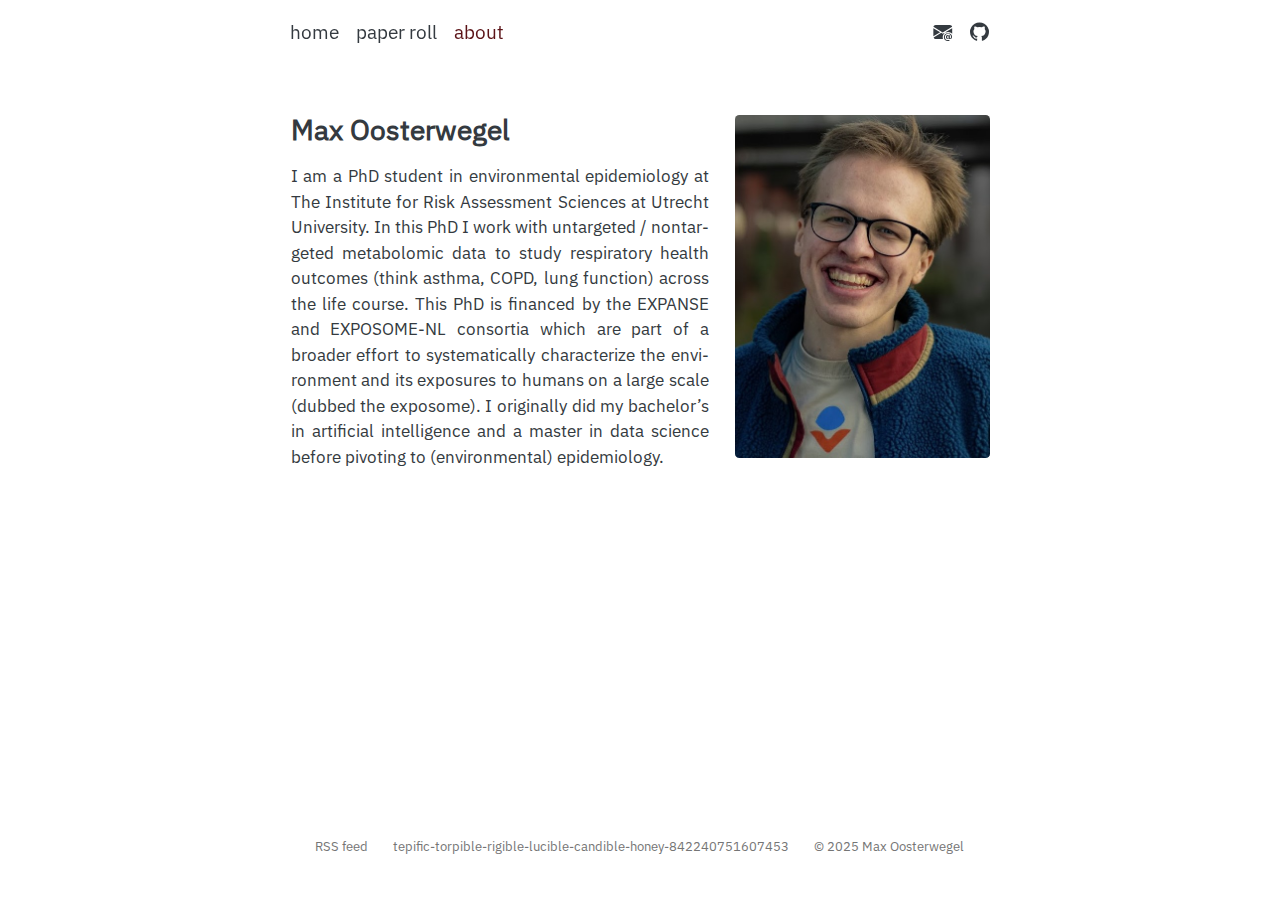
<file: docs/about.html>
<!DOCTYPE html>
<html xmlns="http://www.w3.org/1999/xhtml" lang="en" xml:lang="en"><head>

<meta charset="utf-8">
<meta name="generator" content="quarto-1.7.27">

<meta name="viewport" content="width=device-width, initial-scale=1.0, user-scalable=yes">


<title>Max Oosterwegel – Max Oosterwegel – blog ( ._.)</title>
<style>
code{white-space: pre-wrap;}
span.smallcaps{font-variant: small-caps;}
div.columns{display: flex; gap: min(4vw, 1.5em);}
div.column{flex: auto; overflow-x: auto;}
div.hanging-indent{margin-left: 1.5em; text-indent: -1.5em;}
ul.task-list{list-style: none;}
ul.task-list li input[type="checkbox"] {
  width: 0.8em;
  margin: 0 0.8em 0.2em -1em; /* quarto-specific, see https://github.com/quarto-dev/quarto-cli/issues/4556 */ 
  vertical-align: middle;
}
</style>


<script src="site_libs/quarto-nav/quarto-nav.js"></script>
<script src="site_libs/quarto-nav/headroom.min.js"></script>
<script src="site_libs/clipboard/clipboard.min.js"></script>
<script src="site_libs/quarto-html/quarto.js" type="module"></script>
<script src="site_libs/quarto-html/tabsets/tabsets.js" type="module"></script>
<script src="site_libs/quarto-html/popper.min.js"></script>
<script src="site_libs/quarto-html/tippy.umd.min.js"></script>
<link href="site_libs/quarto-html/tippy.css" rel="stylesheet">
<link href="site_libs/quarto-html/quarto-syntax-highlighting-046b0435a46a1ad11510a044160c444e.css" rel="stylesheet" id="quarto-text-highlighting-styles">
<script src="site_libs/bootstrap/bootstrap.min.js"></script>
<link href="site_libs/bootstrap/bootstrap-icons.css" rel="stylesheet">
<link href="site_libs/bootstrap/bootstrap-c53a91b7bc234a8c02f1419124b4500a.min.css" rel="stylesheet" append-hash="true" id="quarto-bootstrap" data-mode="light">
<script id="quarto-search-options" type="application/json">{
  "language": {
    "search-no-results-text": "No results",
    "search-matching-documents-text": "matching documents",
    "search-copy-link-title": "Copy link to search",
    "search-hide-matches-text": "Hide additional matches",
    "search-more-match-text": "more match in this document",
    "search-more-matches-text": "more matches in this document",
    "search-clear-button-title": "Clear",
    "search-text-placeholder": "",
    "search-detached-cancel-button-title": "Cancel",
    "search-submit-button-title": "Submit",
    "search-label": "Search"
  }
}</script>


</head>

<body class="nav-fixed fullcontent quarto-light">

<div id="quarto-search-results"></div>
  <header id="quarto-header" class="headroom fixed-top">
    <nav class="navbar navbar-expand-sm " data-bs-theme="dark">
      <div class="navbar-container container-fluid">
          <button class="navbar-toggler" type="button" data-bs-toggle="collapse" data-bs-target="#navbarCollapse" aria-controls="navbarCollapse" role="menu" aria-expanded="false" aria-label="Toggle navigation" onclick="if (window.quartoToggleHeadroom) { window.quartoToggleHeadroom(); }">
  <span class="navbar-toggler-icon"></span>
</button>
          <div class="collapse navbar-collapse" id="navbarCollapse">
            <ul class="navbar-nav navbar-nav-scroll me-auto">
  <li class="nav-item">
    <a class="nav-link" href="./index.html"> 
<span class="menu-text">home</span></a>
  </li>  
  <li class="nav-item">
    <span class="nav-link">
<span class="menu-text">paper roll</span>
    </span>
  </li>  
  <li class="nav-item">
    <a class="nav-link active" href="./about.html" aria-current="page"> 
<span class="menu-text">about</span></a>
  </li>  
</ul>
            <ul class="navbar-nav navbar-nav-scroll ms-auto">
  <li class="nav-item compact">
    <a class="nav-link" href="mailto:max[dot]oosterwegel[at-sign]gmail[dot]com"> <i class="bi bi-envelope-at-fill" role="img">
</i> 
<span class="menu-text"></span></a>
  </li>  
  <li class="nav-item compact">
    <a class="nav-link" href="https://github.com/moosterwegel"> <i class="bi bi-github" role="img">
</i> 
<span class="menu-text"></span></a>
  </li>  
</ul>
          </div> <!-- /navcollapse -->
            <div class="quarto-navbar-tools">
</div>
      </div> <!-- /container-fluid -->
    </nav>
</header>
<!-- content -->
<div id="quarto-content" class="quarto-container page-columns page-rows-contents page-layout-article page-navbar">
<!-- sidebar -->
<!-- margin-sidebar -->
    
<!-- main -->
<div class="quarto-about-solana column-body">
  <div class="about-entity">
    <div class="entity-contents">
      <header id="title-block-header" class="quarto-title-block default">
<div class="quarto-title">
<h1 class="title">Max Oosterwegel</h1>
</div>
<div class="quarto-title-meta">
  </div>
</header> 
      <div class="about-contents"><main class="content" id="quarto-document-content">
<p>I am a PhD student in environmental epidemiology at The Institute for Risk Assessment Sciences at Utrecht University. In this PhD I work with untargeted / nontargeted metabolomic data to study respiratory health outcomes (think asthma, COPD, lung function) across the life course. This PhD is financed by the EXPANSE and EXPOSOME-NL consortia which are part of a broader effort to systematically characterize the environment and its exposures to humans on a large scale (dubbed the exposome). I originally did my bachelor’s in artificial intelligence and a master in data science before pivoting to (environmental) epidemiology.</p>


</main></div>
    </div>
    <img src="profile.jpg" class="about-image
  rounded " style="width: 15em;">
  </div>
</div>
 <!-- /main -->
<script data-goatcounter="https://maxoosterwegel.goatcounter.com/count" async="" src="//gc.zgo.at/count.js"></script>
<script id="quarto-html-after-body" type="application/javascript">
  window.document.addEventListener("DOMContentLoaded", function (event) {
    const isCodeAnnotation = (el) => {
      for (const clz of el.classList) {
        if (clz.startsWith('code-annotation-')) {                     
          return true;
        }
      }
      return false;
    }
    const onCopySuccess = function(e) {
      // button target
      const button = e.trigger;
      // don't keep focus
      button.blur();
      // flash "checked"
      button.classList.add('code-copy-button-checked');
      var currentTitle = button.getAttribute("title");
      button.setAttribute("title", "Copied!");
      let tooltip;
      if (window.bootstrap) {
        button.setAttribute("data-bs-toggle", "tooltip");
        button.setAttribute("data-bs-placement", "left");
        button.setAttribute("data-bs-title", "Copied!");
        tooltip = new bootstrap.Tooltip(button, 
          { trigger: "manual", 
            customClass: "code-copy-button-tooltip",
            offset: [0, -8]});
        tooltip.show();    
      }
      setTimeout(function() {
        if (tooltip) {
          tooltip.hide();
          button.removeAttribute("data-bs-title");
          button.removeAttribute("data-bs-toggle");
          button.removeAttribute("data-bs-placement");
        }
        button.setAttribute("title", currentTitle);
        button.classList.remove('code-copy-button-checked');
      }, 1000);
      // clear code selection
      e.clearSelection();
    }
    const getTextToCopy = function(trigger) {
        const codeEl = trigger.previousElementSibling.cloneNode(true);
        for (const childEl of codeEl.children) {
          if (isCodeAnnotation(childEl)) {
            childEl.remove();
          }
        }
        return codeEl.innerText;
    }
    const clipboard = new window.ClipboardJS('.code-copy-button:not([data-in-quarto-modal])', {
      text: getTextToCopy
    });
    clipboard.on('success', onCopySuccess);
    if (window.document.getElementById('quarto-embedded-source-code-modal')) {
      const clipboardModal = new window.ClipboardJS('.code-copy-button[data-in-quarto-modal]', {
        text: getTextToCopy,
        container: window.document.getElementById('quarto-embedded-source-code-modal')
      });
      clipboardModal.on('success', onCopySuccess);
    }
      var localhostRegex = new RegExp(/^(?:http|https):\/\/localhost\:?[0-9]*\//);
      var mailtoRegex = new RegExp(/^mailto:/);
        var filterRegex = new RegExp("https:\/\/maxoosterwegel\.com");
      var isInternal = (href) => {
          return filterRegex.test(href) || localhostRegex.test(href) || mailtoRegex.test(href);
      }
      // Inspect non-navigation links and adorn them if external
     var links = window.document.querySelectorAll('a[href]:not(.nav-link):not(.navbar-brand):not(.toc-action):not(.sidebar-link):not(.sidebar-item-toggle):not(.pagination-link):not(.no-external):not([aria-hidden]):not(.dropdown-item):not(.quarto-navigation-tool):not(.about-link)');
      for (var i=0; i<links.length; i++) {
        const link = links[i];
        if (!isInternal(link.href)) {
          // undo the damage that might have been done by quarto-nav.js in the case of
          // links that we want to consider external
          if (link.dataset.originalHref !== undefined) {
            link.href = link.dataset.originalHref;
          }
        }
      }
    function tippyHover(el, contentFn, onTriggerFn, onUntriggerFn) {
      const config = {
        allowHTML: true,
        maxWidth: 500,
        delay: 100,
        arrow: false,
        appendTo: function(el) {
            return el.parentElement;
        },
        interactive: true,
        interactiveBorder: 10,
        theme: 'quarto',
        placement: 'bottom-start',
      };
      if (contentFn) {
        config.content = contentFn;
      }
      if (onTriggerFn) {
        config.onTrigger = onTriggerFn;
      }
      if (onUntriggerFn) {
        config.onUntrigger = onUntriggerFn;
      }
      window.tippy(el, config); 
    }
    const noterefs = window.document.querySelectorAll('a[role="doc-noteref"]');
    for (var i=0; i<noterefs.length; i++) {
      const ref = noterefs[i];
      tippyHover(ref, function() {
        // use id or data attribute instead here
        let href = ref.getAttribute('data-footnote-href') || ref.getAttribute('href');
        try { href = new URL(href).hash; } catch {}
        const id = href.replace(/^#\/?/, "");
        const note = window.document.getElementById(id);
        if (note) {
          return note.innerHTML;
        } else {
          return "";
        }
      });
    }
    const xrefs = window.document.querySelectorAll('a.quarto-xref');
    const processXRef = (id, note) => {
      // Strip column container classes
      const stripColumnClz = (el) => {
        el.classList.remove("page-full", "page-columns");
        if (el.children) {
          for (const child of el.children) {
            stripColumnClz(child);
          }
        }
      }
      stripColumnClz(note)
      if (id === null || id.startsWith('sec-')) {
        // Special case sections, only their first couple elements
        const container = document.createElement("div");
        if (note.children && note.children.length > 2) {
          container.appendChild(note.children[0].cloneNode(true));
          for (let i = 1; i < note.children.length; i++) {
            const child = note.children[i];
            if (child.tagName === "P" && child.innerText === "") {
              continue;
            } else {
              container.appendChild(child.cloneNode(true));
              break;
            }
          }
          if (window.Quarto?.typesetMath) {
            window.Quarto.typesetMath(container);
          }
          return container.innerHTML
        } else {
          if (window.Quarto?.typesetMath) {
            window.Quarto.typesetMath(note);
          }
          return note.innerHTML;
        }
      } else {
        // Remove any anchor links if they are present
        const anchorLink = note.querySelector('a.anchorjs-link');
        if (anchorLink) {
          anchorLink.remove();
        }
        if (window.Quarto?.typesetMath) {
          window.Quarto.typesetMath(note);
        }
        if (note.classList.contains("callout")) {
          return note.outerHTML;
        } else {
          return note.innerHTML;
        }
      }
    }
    for (var i=0; i<xrefs.length; i++) {
      const xref = xrefs[i];
      tippyHover(xref, undefined, function(instance) {
        instance.disable();
        let url = xref.getAttribute('href');
        let hash = undefined; 
        if (url.startsWith('#')) {
          hash = url;
        } else {
          try { hash = new URL(url).hash; } catch {}
        }
        if (hash) {
          const id = hash.replace(/^#\/?/, "");
          const note = window.document.getElementById(id);
          if (note !== null) {
            try {
              const html = processXRef(id, note.cloneNode(true));
              instance.setContent(html);
            } finally {
              instance.enable();
              instance.show();
            }
          } else {
            // See if we can fetch this
            fetch(url.split('#')[0])
            .then(res => res.text())
            .then(html => {
              const parser = new DOMParser();
              const htmlDoc = parser.parseFromString(html, "text/html");
              const note = htmlDoc.getElementById(id);
              if (note !== null) {
                const html = processXRef(id, note);
                instance.setContent(html);
              } 
            }).finally(() => {
              instance.enable();
              instance.show();
            });
          }
        } else {
          // See if we can fetch a full url (with no hash to target)
          // This is a special case and we should probably do some content thinning / targeting
          fetch(url)
          .then(res => res.text())
          .then(html => {
            const parser = new DOMParser();
            const htmlDoc = parser.parseFromString(html, "text/html");
            const note = htmlDoc.querySelector('main.content');
            if (note !== null) {
              // This should only happen for chapter cross references
              // (since there is no id in the URL)
              // remove the first header
              if (note.children.length > 0 && note.children[0].tagName === "HEADER") {
                note.children[0].remove();
              }
              const html = processXRef(null, note);
              instance.setContent(html);
            } 
          }).finally(() => {
            instance.enable();
            instance.show();
          });
        }
      }, function(instance) {
      });
    }
        let selectedAnnoteEl;
        const selectorForAnnotation = ( cell, annotation) => {
          let cellAttr = 'data-code-cell="' + cell + '"';
          let lineAttr = 'data-code-annotation="' +  annotation + '"';
          const selector = 'span[' + cellAttr + '][' + lineAttr + ']';
          return selector;
        }
        const selectCodeLines = (annoteEl) => {
          const doc = window.document;
          const targetCell = annoteEl.getAttribute("data-target-cell");
          const targetAnnotation = annoteEl.getAttribute("data-target-annotation");
          const annoteSpan = window.document.querySelector(selectorForAnnotation(targetCell, targetAnnotation));
          const lines = annoteSpan.getAttribute("data-code-lines").split(",");
          const lineIds = lines.map((line) => {
            return targetCell + "-" + line;
          })
          let top = null;
          let height = null;
          let parent = null;
          if (lineIds.length > 0) {
              //compute the position of the single el (top and bottom and make a div)
              const el = window.document.getElementById(lineIds[0]);
              top = el.offsetTop;
              height = el.offsetHeight;
              parent = el.parentElement.parentElement;
            if (lineIds.length > 1) {
              const lastEl = window.document.getElementById(lineIds[lineIds.length - 1]);
              const bottom = lastEl.offsetTop + lastEl.offsetHeight;
              height = bottom - top;
            }
            if (top !== null && height !== null && parent !== null) {
              // cook up a div (if necessary) and position it 
              let div = window.document.getElementById("code-annotation-line-highlight");
              if (div === null) {
                div = window.document.createElement("div");
                div.setAttribute("id", "code-annotation-line-highlight");
                div.style.position = 'absolute';
                parent.appendChild(div);
              }
              div.style.top = top - 2 + "px";
              div.style.height = height + 4 + "px";
              div.style.left = 0;
              let gutterDiv = window.document.getElementById("code-annotation-line-highlight-gutter");
              if (gutterDiv === null) {
                gutterDiv = window.document.createElement("div");
                gutterDiv.setAttribute("id", "code-annotation-line-highlight-gutter");
                gutterDiv.style.position = 'absolute';
                const codeCell = window.document.getElementById(targetCell);
                const gutter = codeCell.querySelector('.code-annotation-gutter');
                gutter.appendChild(gutterDiv);
              }
              gutterDiv.style.top = top - 2 + "px";
              gutterDiv.style.height = height + 4 + "px";
            }
            selectedAnnoteEl = annoteEl;
          }
        };
        const unselectCodeLines = () => {
          const elementsIds = ["code-annotation-line-highlight", "code-annotation-line-highlight-gutter"];
          elementsIds.forEach((elId) => {
            const div = window.document.getElementById(elId);
            if (div) {
              div.remove();
            }
          });
          selectedAnnoteEl = undefined;
        };
          // Handle positioning of the toggle
      window.addEventListener(
        "resize",
        throttle(() => {
          elRect = undefined;
          if (selectedAnnoteEl) {
            selectCodeLines(selectedAnnoteEl);
          }
        }, 10)
      );
      function throttle(fn, ms) {
      let throttle = false;
      let timer;
        return (...args) => {
          if(!throttle) { // first call gets through
              fn.apply(this, args);
              throttle = true;
          } else { // all the others get throttled
              if(timer) clearTimeout(timer); // cancel #2
              timer = setTimeout(() => {
                fn.apply(this, args);
                timer = throttle = false;
              }, ms);
          }
        };
      }
        // Attach click handler to the DT
        const annoteDls = window.document.querySelectorAll('dt[data-target-cell]');
        for (const annoteDlNode of annoteDls) {
          annoteDlNode.addEventListener('click', (event) => {
            const clickedEl = event.target;
            if (clickedEl !== selectedAnnoteEl) {
              unselectCodeLines();
              const activeEl = window.document.querySelector('dt[data-target-cell].code-annotation-active');
              if (activeEl) {
                activeEl.classList.remove('code-annotation-active');
              }
              selectCodeLines(clickedEl);
              clickedEl.classList.add('code-annotation-active');
            } else {
              // Unselect the line
              unselectCodeLines();
              clickedEl.classList.remove('code-annotation-active');
            }
          });
        }
    const findCites = (el) => {
      const parentEl = el.parentElement;
      if (parentEl) {
        const cites = parentEl.dataset.cites;
        if (cites) {
          return {
            el,
            cites: cites.split(' ')
          };
        } else {
          return findCites(el.parentElement)
        }
      } else {
        return undefined;
      }
    };
    var bibliorefs = window.document.querySelectorAll('a[role="doc-biblioref"]');
    for (var i=0; i<bibliorefs.length; i++) {
      const ref = bibliorefs[i];
      const citeInfo = findCites(ref);
      if (citeInfo) {
        tippyHover(citeInfo.el, function() {
          var popup = window.document.createElement('div');
          citeInfo.cites.forEach(function(cite) {
            var citeDiv = window.document.createElement('div');
            citeDiv.classList.add('hanging-indent');
            citeDiv.classList.add('csl-entry');
            var biblioDiv = window.document.getElementById('ref-' + cite);
            if (biblioDiv) {
              citeDiv.innerHTML = biblioDiv.innerHTML;
            }
            popup.appendChild(citeDiv);
          });
          return popup.innerHTML;
        });
      }
    }
  });
  </script>
</div> <!-- /content -->
<footer class="footer">
  <div class="nav-footer">
    <div class="nav-footer-left">
      &nbsp;
    </div>   
    <div class="nav-footer-center">
      <ul class="footer-items list-unstyled">
    <li class="nav-item">
    <a class="nav-link" href="./index.xml">
<p>RSS feed</p>
</a>
  </li>  
    <li class="nav-item">
 tepific-torpible-rigible-lucible-candible-honey-842240751607453
  </li>  
    <li class="nav-item">
 © 2025 Max Oosterwegel
  </li>  
</ul>
    </div>
    <div class="nav-footer-right">
      &nbsp;
    </div>
  </div>
</footer>




</body></html>
</file>
<file: docs/site_libs/quarto-html/tippy.css>
.tippy-box[data-animation=fade][data-state=hidden]{opacity:0}[data-tippy-root]{max-width:calc(100vw - 10px)}.tippy-box{position:relative;background-color:#333;color:#fff;border-radius:4px;font-size:14px;line-height:1.4;white-space:normal;outline:0;transition-property:transform,visibility,opacity}.tippy-box[data-placement^=top]>.tippy-arrow{bottom:0}.tippy-box[data-placement^=top]>.tippy-arrow:before{bottom:-7px;left:0;border-width:8px 8px 0;border-top-color:initial;transform-origin:center top}.tippy-box[data-placement^=bottom]>.tippy-arrow{top:0}.tippy-box[data-placement^=bottom]>.tippy-arrow:before{top:-7px;left:0;border-width:0 8px 8px;border-bottom-color:initial;transform-origin:center bottom}.tippy-box[data-placement^=left]>.tippy-arrow{right:0}.tippy-box[data-placement^=left]>.tippy-arrow:before{border-width:8px 0 8px 8px;border-left-color:initial;right:-7px;transform-origin:center left}.tippy-box[data-placement^=right]>.tippy-arrow{left:0}.tippy-box[data-placement^=right]>.tippy-arrow:before{left:-7px;border-width:8px 8px 8px 0;border-right-color:initial;transform-origin:center right}.tippy-box[data-inertia][data-state=visible]{transition-timing-function:cubic-bezier(.54,1.5,.38,1.11)}.tippy-arrow{width:16px;height:16px;color:#333}.tippy-arrow:before{content:"";position:absolute;border-color:transparent;border-style:solid}.tippy-content{position:relative;padding:5px 9px;z-index:1}
</file>
<file: docs/site_libs/quarto-html/quarto-syntax-highlighting-046b0435a46a1ad11510a044160c444e.css>
/* quarto syntax highlight colors */
:root {
  --quarto-hl-al-color: #ff5555;
  --quarto-hl-an-color: #75715e;
  --quarto-hl-at-color: #f92672;
  --quarto-hl-bn-color: #ae81ff;
  --quarto-hl-bu-color: #66D9EF;
  --quarto-hl-ch-color: #e6db74;
  --quarto-hl-co-color: #75715e;
  --quarto-hl-cv-color: #75715e;
  --quarto-hl-cn-color: #ae81ff;
  --quarto-hl-cf-color: #f92672;
  --quarto-hl-dt-color: #66d9ef;
  --quarto-hl-dv-color: #ae81ff;
  --quarto-hl-do-color: #75715e;
  --quarto-hl-er-color: #ff5555;
  --quarto-hl-ex-color: #a6e22e;
  --quarto-hl-fl-color: #ae81ff;
  --quarto-hl-fu-color: #a6e22e;
  --quarto-hl-im-color: #f92672;
  --quarto-hl-in-color: #f1fa8c;
  --quarto-hl-kw-color: #f92672;
  --quarto-hl-op-color: #f8f8f2;
  --quarto-hl-pp-color: #f92672;
  --quarto-hl-re-color: #75715e;
  --quarto-hl-sc-color: #ae81ff;
  --quarto-hl-ss-color: #e6db74;
  --quarto-hl-st-color: #e6db74;
  --quarto-hl-va-color: #f8f8f2;
  --quarto-hl-vs-color: #e6db74;
  --quarto-hl-wa-color: #ff5555;
}

/* other quarto variables */
:root {
  --quarto-font-monospace: SFMono-Regular, Menlo, Monaco, Consolas, "Liberation Mono", "Courier New", monospace;
}

/* syntax highlight based on Pandoc's rules */
pre > code.sourceCode > span {
  color: #f8f8f2;
}

code.sourceCode > span {
  color: #f8f8f2;
}

div.sourceCode,
div.sourceCode pre.sourceCode {
  color: #f8f8f2;
}

/* Normal */
code span {
  color: #f8f8f2;
}

/* Alert */
code span.al {
  font-weight: bold;
  color: #ff5555;
}

/* Annotation */
code span.an {
  color: #75715e;
}

/* Attribute */
code span.at {
  color: #f92672;
}

/* BaseN */
code span.bn {
  color: #ae81ff;
}

/* BuiltIn */
code span.bu {
  color: #66D9EF;
}

/* ControlFlow */
code span.cf {
  color: #f92672;
}

/* Char */
code span.ch {
  color: #e6db74;
}

/* Constant */
code span.cn {
  color: #ae81ff;
}

/* Comment */
code span.co {
  color: #75715e;
}

/* CommentVar */
code span.cv {
  color: #75715e;
}

/* Documentation */
code span.do {
  color: #75715e;
}

/* DataType */
code span.dt {
  font-style: italic;
  color: #66d9ef;
}

/* DecVal */
code span.dv {
  color: #ae81ff;
}

/* Error */
code span.er {
  color: #ff5555;
  text-decoration: underline;
}

/* Extension */
code span.ex {
  font-weight: bold;
  color: #a6e22e;
}

/* Float */
code span.fl {
  color: #ae81ff;
}

/* Function */
code span.fu {
  color: #a6e22e;
}

/* Import */
code span.im {
  color: #f92672;
}

/* Information */
code span.in {
  color: #f1fa8c;
}

/* Keyword */
code span.kw {
  color: #f92672;
}

/* Operator */
code span.op {
  color: #f8f8f2;
}

/* Preprocessor */
code span.pp {
  color: #f92672;
}

/* RegionMarker */
code span.re {
  color: #75715e;
}

/* SpecialChar */
code span.sc {
  color: #ae81ff;
}

/* SpecialString */
code span.ss {
  color: #e6db74;
}

/* String */
code span.st {
  color: #e6db74;
}

/* Variable */
code span.va {
  color: #f8f8f2;
}

/* VerbatimString */
code span.vs {
  color: #e6db74;
}

/* Warning */
code span.wa {
  color: #ff5555;
}

.prevent-inlining {
  content: "</";
}

/*# sourceMappingURL=415335d90d8c4d3a93738044218bfeb0.css.map */
</file>
